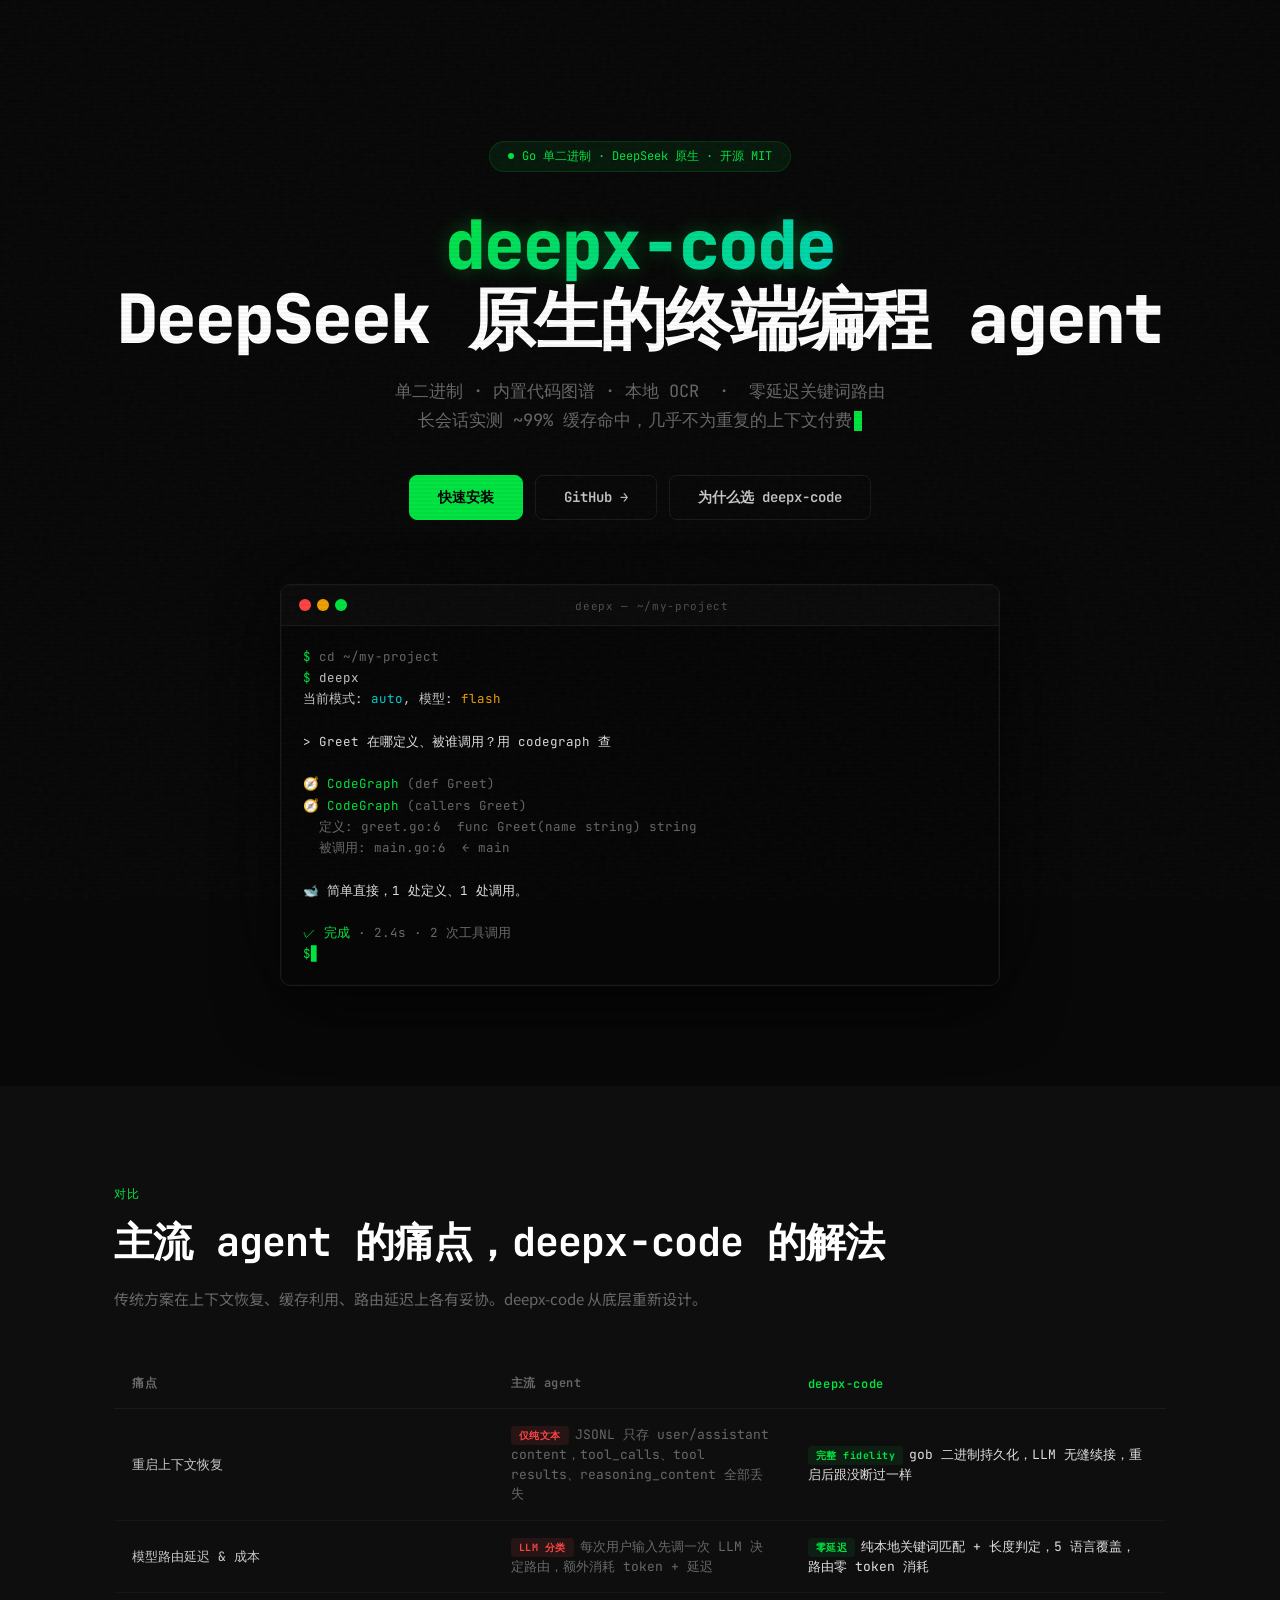
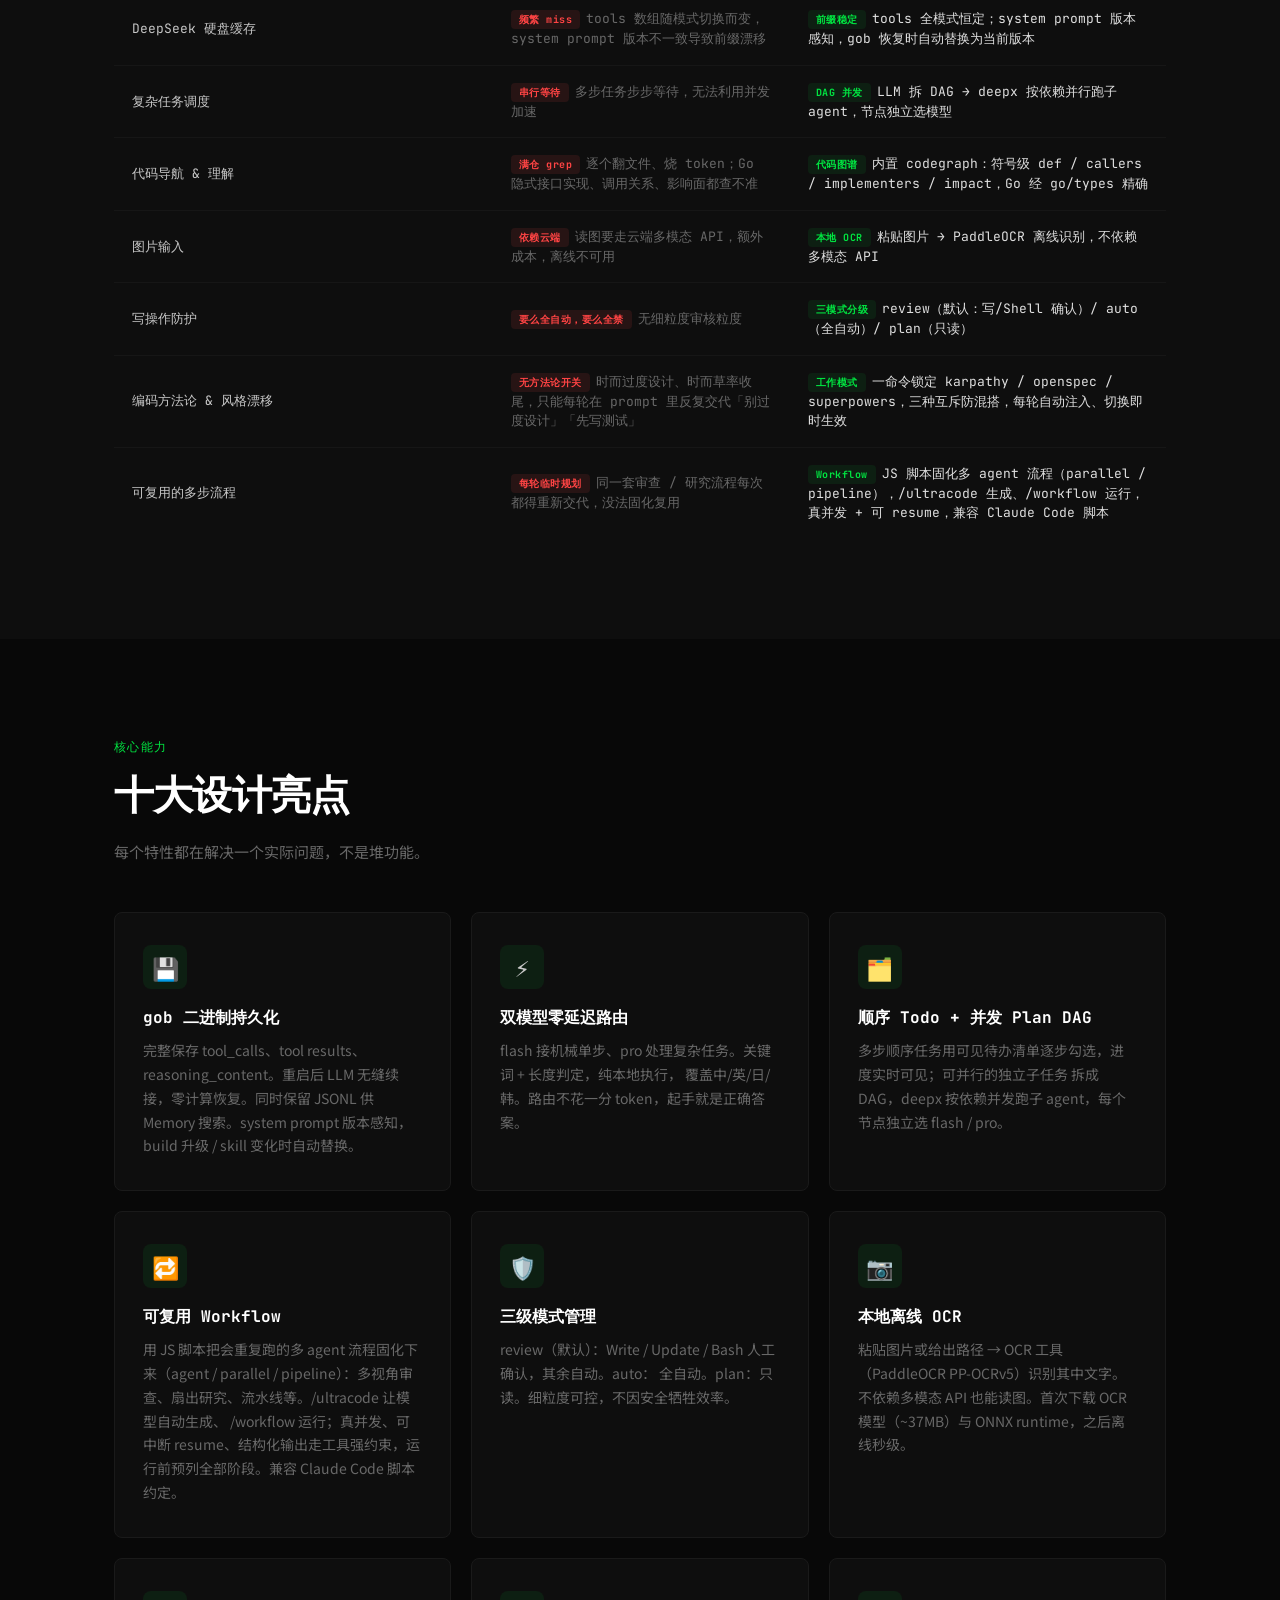
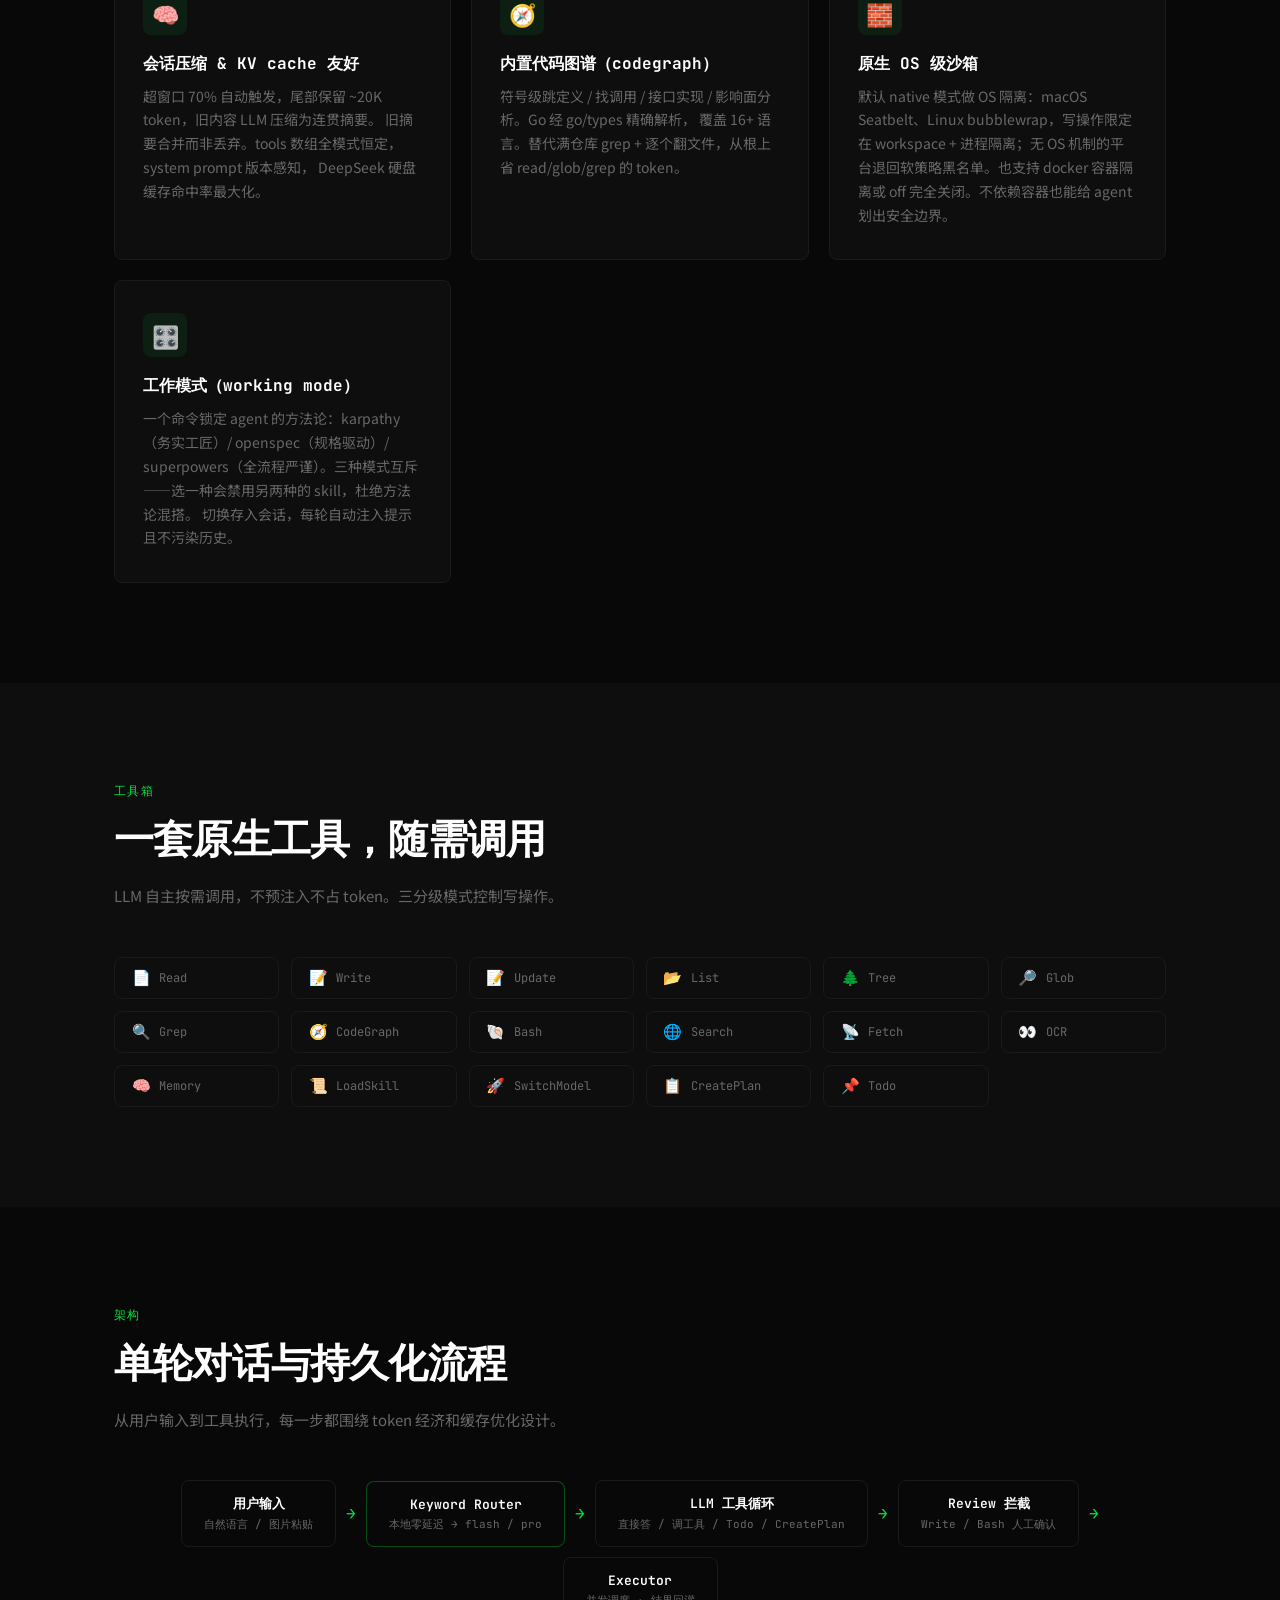
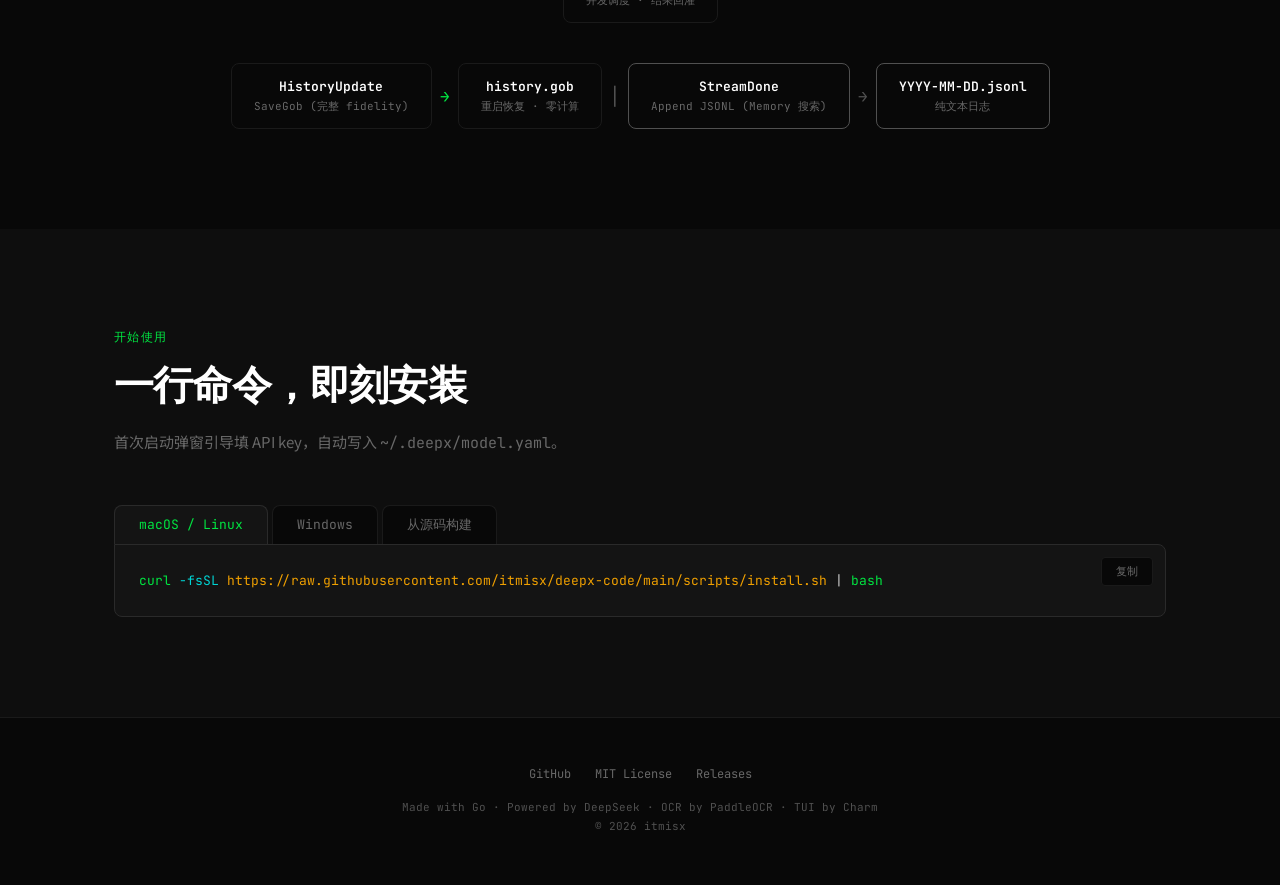
<file: index.html>
<!doctype html>
<html lang="zh-CN">
  <head>
    <meta charset="UTF-8" />
    <meta name="viewport" content="width=device-width, initial-scale=1.0" />
    <title>deepx-code — DeepSeek 原生的终端编程 agent</title>
    <meta
      name="description"
      content="deepx-code 是 Go 写的 DeepSeek 原生终端编码 agent：单二进制、长会话 ~99% 缓存命中省钱、内置代码图谱与本地离线 OCR。"
    />
    <link rel="preconnect" href="https://fonts.googleapis.com" />
    <link rel="preconnect" href="https://fonts.gstatic.com" crossorigin />
    <link
      href="https://fonts.googleapis.com/css2?family=JetBrains+Mono:ital,wght@0,400;0,500;0,600;0,700;0,800;1,400&family=Noto+Sans+SC:wght@400;500;600;700&display=swap"
      rel="stylesheet"
    />
    <style>
      /* ── Reset & Vars ── */
      *,
      *::before,
      *::after {
        box-sizing: border-box;
        margin: 0;
        padding: 0;
      }
      :root {
        --bg: #080808;
        --bg-card: #0e0e0e;
        --bg-elevated: #141414;
        --fg: #c8c8c8;
        --fg-dim: #686868;
        --fg-muted: #505050;
        --green: #00e541;
        --green-dim: #00b832;
        --green-subtle: rgba(0, 229, 65, 0.08);
        --amber: #f0a000;
        --red: #ff4444;
        --cyan: #00d4d4;
        --blue: #4080ff;
        --border: #1a1a1a;
        --border-hover: #2a2a2a;
        --font-mono: "JetBrains Mono", monospace;
        --font-sans: "Noto Sans SC", system-ui, sans-serif;
        --max-w: 1100px;
        --radius: 8px;
      }
      html {
        scroll-behavior: smooth;
        background: var(--bg);
        color: var(--fg);
        font-family: var(--font-sans);
        -webkit-font-smoothing: antialiased;
      }
      body {
        min-height: 100vh;
        overflow-x: hidden;
      }

      /* ── CRT Overlay ── */
      body::before {
        content: "";
        position: fixed;
        inset: 0;
        z-index: 9999;
        pointer-events: none;
        opacity: 0.025;
        background-image: url("data:image/svg+xml,%3Csvg viewBox='0 0 256 256' xmlns='http://www.w3.org/2000/svg'%3E%3Cfilter id='n'%3E%3CfeTurbulence type='fractalNoise' baseFrequency='.7' numOctaves='5' stitchTiles='stitch'/%3E%3C/filter%3E%3Crect width='100%25' height='100%25' filter='url(%23n)'/%3E%3C/svg%3E");
      }

      /* ── Scanlines ── */
      .scanlines {
        position: fixed;
        inset: 0;
        z-index: 9998;
        pointer-events: none;
        background: repeating-linear-gradient(
          0deg,
          transparent,
          transparent 2px,
          rgba(0, 0, 0, 0.04) 2px,
          rgba(0, 0, 0, 0.04) 4px
        );
      }

      /* ── Layout ── */
      .container {
        max-width: var(--max-w);
        margin: 0 auto;
        padding: 0 24px;
      }
      section {
        padding: 100px 0;
        position: relative;
      }
      .section-label {
        font-family: var(--font-mono);
        font-size: 12px;
        font-weight: 500;
        color: var(--green);
        letter-spacing: 0.12em;
        text-transform: uppercase;
        margin-bottom: 12px;
        display: block;
      }
      h2 {
        font-family: var(--font-mono);
        font-size: clamp(28px, 4vw, 40px);
        font-weight: 700;
        letter-spacing: -0.02em;
        margin-bottom: 16px;
        color: #fff;
      }
      .section-sub {
        color: var(--fg-dim);
        font-size: 15px;
        line-height: 1.7;
        max-width: 600px;
        margin-bottom: 48px;
      }
      .grid-bg {
        position: absolute;
        inset: 0;
        overflow: hidden;
        pointer-events: none;
        z-index: 0;
        opacity: 0.03;
        background-image:
          linear-gradient(rgba(255, 255, 255, 0.04) 1px, transparent 1px),
          linear-gradient(90deg, rgba(255, 255, 255, 0.04) 1px, transparent 1px);
        background-size: 60px 60px;
      }

      /* ── Typography ── */
      h1, h2, h3, .mono {
        font-family: var(--font-mono);
      }
      p {
        line-height: 1.75;
        color: var(--fg-dim);
        font-size: 15px;
      }

      /* ── Buttons ── */
      .btn {
        display: inline-flex;
        align-items: center;
        gap: 8px;
        padding: 12px 28px;
        border-radius: var(--radius);
        font-family: var(--font-mono);
        font-size: 14px;
        font-weight: 600;
        text-decoration: none;
        cursor: pointer;
        transition: all 0.2s;
        border: 1px solid transparent;
      }
      .btn-primary {
        background: var(--green);
        color: #000;
        border-color: var(--green);
      }
      .btn-primary:hover {
        background: var(--green-dim);
        border-color: var(--green-dim);
      }
      .btn-ghost {
        background: transparent;
        color: var(--fg);
        border-color: var(--border);
      }
      .btn-ghost:hover {
        background: var(--bg-elevated);
        border-color: var(--border-hover);
      }

      /* ── Hero ── */
      .hero {
        padding: 140px 0 100px;
        text-align: center;
        position: relative;
        overflow: hidden;
        min-height: 100vh;
        display: flex;
        align-items: center;
      }
      .hero .grid-bg {
        opacity: 0.05;
        background-size: 80px 80px;
      }
      .hero-badge {
        display: inline-flex;
        align-items: center;
        gap: 8px;
        background: var(--green-subtle);
        border: 1px solid rgba(0, 229, 65, 0.15);
        border-radius: 100px;
        padding: 6px 18px;
        font-family: var(--font-mono);
        font-size: 12px;
        color: var(--green);
        margin-bottom: 36px;
      }
      .hero-badge .dot {
        width: 6px;
        height: 6px;
        background: var(--green);
        border-radius: 50%;
        animation: pulse-dot 2s infinite;
      }
      @keyframes pulse-dot {
        0%, 100% { opacity: 1; }
        50% { opacity: 0.3; }
      }
      .hero h1 {
        font-size: clamp(36px, 6.5vw, 68px);
        font-weight: 800;
        letter-spacing: -0.03em;
        color: #fff;
        line-height: 1.1;
        margin-bottom: 20px;
      }
      .hero h1 .accent {
        background: linear-gradient(135deg, var(--green), var(--cyan));
        -webkit-background-clip: text;
        -webkit-text-fill-color: transparent;
        background-clip: text;
      }
      .hero .tagline {
        font-family: var(--font-mono);
        font-size: clamp(14px, 1.8vw, 17px);
        color: var(--fg-dim);
        max-width: 640px;
        margin: 0 auto 40px;
        line-height: 1.7;
      }
      .hero .tagline .cursor {
        display: inline-block;
        width: 8px;
        height: 1.2em;
        background: var(--green);
        vertical-align: text-bottom;
        margin-left: 2px;
        animation: blink 1s step-end infinite;
      }
      @keyframes blink {
        0%, 100% { opacity: 1; }
        50% { opacity: 0; }
      }
      .hero-actions {
        display: flex;
        gap: 12px;
        justify-content: center;
        flex-wrap: wrap;
        margin-bottom: 64px;
      }

      /* ── Terminal ── */
      .term-wrap {
        max-width: 720px;
        margin: 0 auto;
        position: relative;
        z-index: 1;
      }
      .term {
        background: #060606;
        border: 1px solid var(--border);
        border-radius: 10px;
        overflow: hidden;
        text-align: left;
        box-shadow:
          0 20px 60px rgba(0, 0, 0, 0.6),
          0 0 0 1px rgba(255, 255, 255, 0.02) inset,
          0 0 100px rgba(0, 229, 65, 0.02);
      }
      .term-bar {
        display: flex;
        align-items: center;
        gap: 6px;
        padding: 14px 18px;
        background: rgba(255, 255, 255, 0.02);
        border-bottom: 1px solid var(--border);
      }
      .term-bar span {
        width: 12px;
        height: 12px;
        border-radius: 50%;
      }
      .term-bar .t-red { background: var(--red); }
      .term-bar .t-amber { background: var(--amber); }
      .term-bar .t-green { background: var(--green); }
      .term-bar .t-title {
        flex: 1;
        text-align: center;
        font-family: var(--font-mono);
        font-size: 11px;
        color: var(--fg-muted);
        letter-spacing: 0.06em;
        margin-right: 30px;
      }
      .term-body {
        padding: 20px 22px;
        font-family: var(--font-mono);
        font-size: 12.5px;
        line-height: 1.7;
        overflow-x: auto;
      }
      .term-body .l {
        white-space: pre;
        min-height: 1em;
      }
      .term-body .l .prompt { color: var(--green); }
      .term-body .l .dim { color: var(--fg-dim); }
      .term-body .l .muted { color: var(--fg-muted); }
      .term-body .l .cyan { color: var(--cyan); }
      .term-body .l .amber { color: var(--amber); }
      .term-body .l .red { color: var(--red); }
      .term-body .l .green { color: var(--green); }
      .term-body .l .white { color: #e0e0e0; }
      .cursor-line::after {
        content: "▊";
        display: inline-block;
        animation: blink 1s step-end infinite;
        color: var(--green);
      }

      /* ── Pain Points (对比) ── */
      .pain-section {
        background: var(--bg-card);
      }
      .pain-table {
        width: 100%;
        border-collapse: separate;
        border-spacing: 0;
        font-family: var(--font-mono);
        font-size: 13px;
        position: relative;
        z-index: 1;
      }
      .pain-table th {
        text-align: left;
        padding: 16px 18px;
        font-weight: 600;
        color: #fff;
        border-bottom: 1px solid var(--border);
        font-size: 12px;
        letter-spacing: 0.05em;
      }
      .pain-table th:first-child {
        width: 36%;
        color: var(--fg-dim);
      }
      .pain-table th:nth-child(2) {
        color: var(--fg-dim);
      }
      .pain-table th:last-child {
        color: var(--green);
      }
      .pain-table td {
        padding: 16px 18px;
        border-bottom: 1px solid rgba(255, 255, 255, 0.03);
        line-height: 1.5;
      }
      .pain-table tr:last-child td {
        border-bottom: none;
      }
      .pain-table .vs-old {
        color: var(--fg-dim);
      }
      .pain-table .vs-new {
        color: #e0e0e0;
      }
      .pain-table .vs-badge {
        display: inline-block;
        font-size: 10px;
        font-weight: 700;
        padding: 2px 8px;
        border-radius: 4px;
        letter-spacing: 0.05em;
        margin-right: 6px;
      }
      .vs-badge-old {
        background: rgba(255, 68, 68, 0.1);
        color: var(--red);
      }
      .vs-badge-new {
        background: var(--green-subtle);
        color: var(--green);
      }

      /* ── Features Grid ── */
      .features-grid {
        display: grid;
        grid-template-columns: repeat(auto-fit, minmax(300px, 1fr));
        gap: 20px;
        position: relative;
        z-index: 1;
      }
      .feat-card {
        background: var(--bg-card);
        border: 1px solid var(--border);
        border-radius: var(--radius);
        padding: 32px 28px;
        transition: border-color 0.3s, transform 0.3s, box-shadow 0.3s;
        position: relative;
        overflow: hidden;
      }
      .feat-card:hover {
        border-color: var(--border-hover);
        transform: translateY(-3px);
        box-shadow: 0 8px 30px rgba(0, 0, 0, 0.3);
      }
      .feat-card::after {
        content: "";
        position: absolute;
        top: 0;
        left: 0;
        right: 0;
        height: 1px;
        background: linear-gradient(90deg, transparent, rgba(0, 229, 65, 0.3), transparent);
        opacity: 0;
        transition: opacity 0.3s;
      }
      .feat-card:hover::after {
        opacity: 1;
      }
      .feat-icon {
        width: 44px;
        height: 44px;
        display: flex;
        align-items: center;
        justify-content: center;
        background: var(--green-subtle);
        border-radius: var(--radius);
        font-size: 22px;
        margin-bottom: 18px;
      }
      .feat-card h3 {
        font-size: 16px;
        font-weight: 700;
        color: #fff;
        margin-bottom: 10px;
      }
      .feat-card p {
        font-size: 14px;
        line-height: 1.7;
        color: var(--fg-dim);
      }

      /* ── Tools Grid ── */
      .tools-grid {
        display: grid;
        grid-template-columns: repeat(auto-fill, minmax(160px, 1fr));
        gap: 12px;
        position: relative;
        z-index: 1;
      }
      .tool-chip {
        font-family: var(--font-mono);
        font-size: 12px;
        padding: 10px 16px;
        border: 1px solid var(--border);
        border-radius: var(--radius);
        background: var(--bg-card);
        color: var(--fg-dim);
        display: flex;
        align-items: center;
        gap: 8px;
        transition: border-color 0.2s, color 0.2s, background 0.2s;
      }
      .tool-chip:hover {
        border-color: var(--green);
        color: #e0e0e0;
        background: var(--green-subtle);
      }
      .tool-chip .chip-icon {
        font-size: 15px;
        width: 20px;
        text-align: center;
      }
      .tool-chip .chip-modes {
        margin-left: auto;
        font-size: 9px;
        color: var(--fg-muted);
        letter-spacing: 0.05em;
      }

      /* ── Architecture Flow ── */
      .arch-flow {
        display: flex;
        align-items: center;
        justify-content: center;
        flex-wrap: wrap;
        gap: 10px;
        position: relative;
        z-index: 1;
        font-family: var(--font-mono);
        font-size: 12px;
      }
      .arch-node {
        padding: 14px 22px;
        border: 1px solid var(--border);
        border-radius: var(--radius);
        background: var(--bg);
        text-align: center;
        white-space: nowrap;
        transition: border-color 0.3s;
      }
      .arch-node:hover {
        border-color: var(--green);
      }
      .arch-node .n-title {
        color: #fff;
        font-weight: 600;
        font-size: 13px;
        margin-bottom: 4px;
      }
      .arch-node .n-sub {
        color: var(--fg-dim);
        font-size: 11px;
      }
      .arch-arrow {
        color: var(--green);
        font-size: 16px;
        font-weight: 600;
      }

      /* ── Install ── */
      .install-tabs {
        display: flex;
        gap: 4px;
        margin-bottom: 0;
        flex-wrap: wrap;
        position: relative;
        z-index: 1;
      }
      .install-tab {
        padding: 10px 24px;
        font-family: var(--font-mono);
        font-size: 13px;
        cursor: pointer;
        border: 1px solid var(--border);
        border-bottom: none;
        border-radius: 8px 8px 0 0;
        background: var(--bg);
        color: var(--fg-dim);
        transition: all 0.2s;
      }
      .install-tab.active {
        background: var(--bg-elevated);
        color: var(--green);
        border-color: var(--border-hover) var(--border-hover) var(--bg-elevated);
      }
      .install-tab:hover:not(.active) {
        color: var(--fg);
      }
      .code-block {
        background: var(--bg-elevated);
        border: 1px solid var(--border-hover);
        border-radius: 0 8px 8px 8px;
        padding: 24px;
        font-family: var(--font-mono);
        font-size: 13px;
        line-height: 1.8;
        position: relative;
        overflow-x: auto;
        display: none;
        z-index: 1;
      }
      .code-block.active {
        display: block;
      }
      .code-block .c1 { color: var(--green); }
      .code-block .c2 { color: var(--cyan); }
      .code-block .c3 { color: var(--amber); }
      .code-block .comment { color: var(--fg-muted); }
      .copy-btn {
        position: absolute;
        top: 12px;
        right: 12px;
        padding: 6px 14px;
        font-family: var(--font-mono);
        font-size: 11px;
        background: var(--bg);
        border: 1px solid var(--border);
        color: var(--fg-dim);
        border-radius: 4px;
        cursor: pointer;
        transition: all 0.2s;
      }
      .copy-btn:hover {
        color: var(--green);
        border-color: var(--green);
      }

      /* ── Footer ── */
      footer {
        border-top: 1px solid var(--border);
        padding: 48px 0;
        text-align: center;
        font-family: var(--font-mono);
        font-size: 12px;
        color: var(--fg-muted);
      }
      footer a {
        color: var(--fg-dim);
        text-decoration: none;
        transition: color 0.2s;
      }
      footer a:hover {
        color: var(--green);
      }
      footer .footer-links {
        display: flex;
        gap: 24px;
        justify-content: center;
        flex-wrap: wrap;
        margin-bottom: 16px;
      }
      footer .footer-credit {
        font-size: 11px;
        color: var(--fg-muted);
      }

      /* ── Reveal ── */
      .reveal {
        opacity: 0;
        transform: translateY(30px);
        transition: opacity 0.6s ease, transform 0.6s ease;
      }
      .reveal.visible {
        opacity: 1;
        transform: translateY(0);
      }
      .reveal-d1 { transition-delay: 0.08s; }
      .reveal-d2 { transition-delay: 0.16s; }
      .reveal-d3 { transition-delay: 0.24s; }
      .reveal-d4 { transition-delay: 0.32s; }
      .reveal-d5 { transition-delay: 0.40s; }
      .reveal-d6 { transition-delay: 0.48s; }
      .reveal-d7 { transition-delay: 0.56s; }
      .reveal-d8 { transition-delay: 0.64s; }
      .reveal-d9 { transition-delay: 0.72s; }

      /* ── Responsive ── */
      @media (max-width: 768px) {
        section { padding: 60px 0; }
        .hero { padding: 100px 0 60px; min-height: auto; }
        .hero h1 { font-size: 32px; }
        .term-body { font-size: 11px; padding: 16px; }
        .arch-flow { flex-direction: column; gap: 6px; }
        .arch-arrow { transform: rotate(90deg); }
        .features-grid { grid-template-columns: 1fr; }
        .pain-table th, .pain-table td { padding: 12px 14px; font-size: 12px; }
        .pain-table th:first-child { width: auto; }
        .pain-table { font-size: 11px; }
        .tools-grid { grid-template-columns: repeat(auto-fill, minmax(140px, 1fr)); }
      }

      /* ── Section alt bg ── */
      .bg-alt { background: var(--bg-card); }

      /* ── Glow ── */
      .glow-green {
        text-shadow: 0 0 20px rgba(0, 229, 65, 0.3);
      }
    </style>
  </head>
  <body>
    <div class="scanlines"></div>

    <!-- ═══════════════════ HERO ═══════════════════ -->
    <section class="hero">
      <div class="grid-bg"></div>
      <div class="container">
        <div class="hero-badge reveal">
          <span class="dot"></span> Go 单二进制 · DeepSeek 原生 · 开源 MIT
        </div>
        <h1 class="reveal reveal-d1">
          <span class="accent glow-green">deepx-code</span><br />
          DeepSeek 原生的终端编程 agent
        </h1>
        <p class="tagline reveal reveal-d2">
          单二进制 · 内置代码图谱 · 本地 OCR&nbsp;&nbsp;·&nbsp;&nbsp;零延迟关键词路由<br />
          长会话实测 ~99% 缓存命中，几乎不为重复的上下文付费<span class="cursor"></span>
        </p>
        <div class="hero-actions reveal reveal-d3">
          <a href="#install" class="btn btn-primary">快速安装</a>
          <a href="https://github.com/itmisx/deepx-code" class="btn btn-ghost" target="_blank">GitHub →</a>
          <a href="#compare" class="btn btn-ghost">为什么选 deepx-code</a>
        </div>

        <!-- Terminal Mockup -->
        <div class="term-wrap reveal reveal-d4">
          <div class="term">
            <div class="term-bar">
              <span class="t-red"></span><span class="t-amber"></span><span class="t-green"></span>
              <span class="t-title">deepx — ~/my-project</span>
            </div>
            <div class="term-body">
              <div class="l"><span class="prompt">$</span> <span class="dim">cd ~/my-project</span></div>
              <div class="l"><span class="prompt">$</span> deepx</div>
              <div class="l">当前模式: <span class="cyan">auto</span>, 模型: <span class="amber">flash</span></div>
              <div class="l">&nbsp;</div>
              <div class="l"><span class="white">&gt; Greet 在哪定义、被谁调用？用 codegraph 查</span></div>
              <div class="l">&nbsp;</div>
              <div class="l"><span class="green">🧭 CodeGraph</span> <span class="dim">(def Greet)</span></div>
              <div class="l"><span class="green">🧭 CodeGraph</span> <span class="dim">(callers Greet)</span></div>
              <div class="l"><span class="dim">  定义: greet.go:6  func Greet(name string) string</span></div>
              <div class="l"><span class="dim">  被调用: main.go:6  ← main</span></div>
              <div class="l">&nbsp;</div>
              <div class="l"><span class="white">🐋 简单直接，1 处定义、1 处调用。</span></div>
              <div class="l">&nbsp;</div>
              <div class="l"><span class="green">✓ 完成</span> <span class="dim">· 2.4s · 2 次工具调用</span></div>
              <div class="l cursor-line"><span class="prompt">$</span></div>
            </div>
          </div>
        </div>
      </div>
    </section>

    <!-- ═══════════════════ PAIN POINTS ═══════════════════ -->
    <section class="bg-alt" id="compare">
      <div class="grid-bg"></div>
      <div class="container">
        <span class="section-label reveal">对比</span>
        <h2 class="reveal reveal-d1">主流 agent 的痛点，deepx-code 的解法</h2>
        <p class="section-sub reveal reveal-d2">
          传统方案在上下文恢复、缓存利用、路由延迟上各有妥协。deepx-code 从底层重新设计。
        </p>
        <table class="pain-table reveal reveal-d3">
          <thead>
            <tr>
              <th>痛点</th>
              <th>主流 agent</th>
              <th>deepx-code</th>
            </tr>
          </thead>
          <tbody>
            <tr>
              <td>重启上下文恢复</td>
              <td class="vs-old"><span class="vs-badge vs-badge-old">仅纯文本</span>JSONL 只存 user/assistant content，tool_calls、tool results、reasoning_content 全部丢失</td>
              <td class="vs-new"><span class="vs-badge vs-badge-new">完整 fidelity</span>gob 二进制持久化，LLM 无缝续接，重启后跟没断过一样</td>
            </tr>
            <tr>
              <td>模型路由延迟 &amp; 成本</td>
              <td class="vs-old"><span class="vs-badge vs-badge-old">LLM 分类</span>每次用户输入先调一次 LLM 决定路由，额外消耗 token + 延迟</td>
              <td class="vs-new"><span class="vs-badge vs-badge-new">零延迟</span>纯本地关键词匹配 + 长度判定，5 语言覆盖，路由零 token 消耗</td>
            </tr>
            <tr>
              <td>DeepSeek 硬盘缓存</td>
              <td class="vs-old"><span class="vs-badge vs-badge-old">频繁 miss</span>tools 数组随模式切换而变，system prompt 版本不一致导致前缀漂移</td>
              <td class="vs-new"><span class="vs-badge vs-badge-new">前缀稳定</span>tools 全模式恒定；system prompt 版本感知，gob 恢复时自动替换为当前版本</td>
            </tr>
            <tr>
              <td>复杂任务调度</td>
              <td class="vs-old"><span class="vs-badge vs-badge-old">串行等待</span>多步任务步步等待，无法利用并发加速</td>
              <td class="vs-new"><span class="vs-badge vs-badge-new">DAG 并发</span>LLM 拆 DAG → deepx 按依赖并行跑子 agent，节点独立选模型</td>
            </tr>
            <tr>
              <td>代码导航 &amp; 理解</td>
              <td class="vs-old"><span class="vs-badge vs-badge-old">满仓 grep</span>逐个翻文件、烧 token；Go 隐式接口实现、调用关系、影响面都查不准</td>
              <td class="vs-new"><span class="vs-badge vs-badge-new">代码图谱</span>内置 codegraph：符号级 def / callers / implementers / impact，Go 经 go/types 精确</td>
            </tr>
            <tr>
              <td>图片输入</td>
              <td class="vs-old"><span class="vs-badge vs-badge-old">依赖云端</span>读图要走云端多模态 API，额外成本，离线不可用</td>
              <td class="vs-new"><span class="vs-badge vs-badge-new">本地 OCR</span>粘贴图片 → PaddleOCR 离线识别，不依赖多模态 API</td>
            </tr>
            <tr>
              <td>写操作防护</td>
              <td class="vs-old"><span class="vs-badge vs-badge-old">要么全自动，要么全禁</span>无细粒度审核粒度</td>
              <td class="vs-new"><span class="vs-badge vs-badge-new">三模式分级</span>review（默认：写/Shell 确认）/ auto（全自动）/ plan（只读）</td>
            </tr>
            <tr>
              <td>编码方法论 &amp; 风格漂移</td>
              <td class="vs-old"><span class="vs-badge vs-badge-old">无方法论开关</span>时而过度设计、时而草率收尾，只能每轮在 prompt 里反复交代「别过度设计」「先写测试」</td>
              <td class="vs-new"><span class="vs-badge vs-badge-new">工作模式</span>一命令锁定 karpathy / openspec / superpowers，三种互斥防混搭，每轮自动注入、切换即时生效</td>
            </tr>
            <tr>
              <td>可复用的多步流程</td>
              <td class="vs-old"><span class="vs-badge vs-badge-old">每轮临时规划</span>同一套审查 / 研究流程每次都得重新交代，没法固化复用</td>
              <td class="vs-new"><span class="vs-badge vs-badge-new">Workflow</span>JS 脚本固化多 agent 流程（parallel / pipeline），/ultracode 生成、/workflow 运行，真并发 + 可 resume，兼容 Claude Code 脚本</td>
            </tr>
          </tbody>
        </table>
      </div>
    </section>

    <!-- ═══════════════════ FEATURES ═══════════════════ -->
    <section>
      <div class="container">
        <span class="section-label reveal">核心能力</span>
        <h2 class="reveal reveal-d1">十大设计亮点</h2>
        <p class="section-sub reveal reveal-d2">
          每个特性都在解决一个实际问题，不是堆功能。
        </p>
        <div class="features-grid">
          <div class="feat-card reveal reveal-d1">
            <div class="feat-icon">💾</div>
            <h3>gob 二进制持久化</h3>
            <p>
              完整保存 tool_calls、tool results、reasoning_content。重启后 LLM
              无缝续接，零计算恢复。同时保留 JSONL 供 Memory 搜索。system prompt
              版本感知，build 升级 / skill 变化时自动替换。
            </p>
          </div>
          <div class="feat-card reveal reveal-d2">
            <div class="feat-icon">⚡</div>
            <h3>双模型零延迟路由</h3>
            <p>
              flash 接机械单步、pro 处理复杂任务。关键词 + 长度判定，纯本地执行，
              覆盖中/英/日/韩。路由不花一分 token，起手就是正确答案。
            </p>
          </div>
          <div class="feat-card reveal reveal-d3">
            <div class="feat-icon">🗂️</div>
            <h3>顺序 Todo + 并发 Plan DAG</h3>
            <p>
              多步顺序任务用可见待办清单逐步勾选，进度实时可见；可并行的独立子任务
              拆成 DAG，deepx 按依赖并发跑子 agent，每个节点独立选 flash / pro。
            </p>
          </div>
          <div class="feat-card reveal reveal-d4">
            <div class="feat-icon">🔁</div>
            <h3>可复用 Workflow</h3>
            <p>
              用 JS 脚本把会重复跑的多 agent 流程固化下来（agent / parallel /
              pipeline）：多视角审查、扇出研究、流水线等。/ultracode 让模型自动生成、
              /workflow 运行；真并发、可中断 resume、结构化输出走工具强约束，运行前预列全部阶段。兼容
              Claude Code 脚本约定。
            </p>
          </div>
          <div class="feat-card reveal reveal-d4">
            <div class="feat-icon">🛡️</div>
            <h3>三级模式管理</h3>
            <p>
              review（默认）：Write / Update / Bash 人工确认，其余自动。auto：
              全自动。plan：只读。细粒度可控，不因安全牺牲效率。
            </p>
          </div>
          <div class="feat-card reveal reveal-d5">
            <div class="feat-icon">📷</div>
            <h3>本地离线 OCR</h3>
            <p>
              粘贴图片或给出路径 → OCR 工具（PaddleOCR PP-OCRv5）识别其中文字。
              不依赖多模态 API 也能读图。首次下载 OCR 模型（~37MB）与 ONNX runtime，之后离线秒级。
            </p>
          </div>
          <div class="feat-card reveal reveal-d6">
            <div class="feat-icon">🧠</div>
            <h3>会话压缩 &amp; KV cache 友好</h3>
            <p>
              超窗口 70% 自动触发，尾部保留 ~20K token，旧内容 LLM 压缩为连贯摘要。
              旧摘要合并而非丢弃。tools 数组全模式恒定，system prompt 版本感知，
              DeepSeek 硬盘缓存命中率最大化。
            </p>
          </div>
          <div class="feat-card reveal reveal-d7">
            <div class="feat-icon">🧭</div>
            <h3>内置代码图谱（codegraph）</h3>
            <p>
              符号级跳定义 / 找调用 / 接口实现 / 影响面分析。Go 经 go/types 精确解析，
              覆盖 16+ 语言。替代满仓库 grep + 逐个翻文件，从根上省 read/glob/grep 的 token。
            </p>
          </div>
          <div class="feat-card reveal reveal-d8">
            <div class="feat-icon">🧱</div>
            <h3>原生 OS 级沙箱</h3>
            <p>
              默认 native 模式做 OS 隔离：macOS Seatbelt、Linux bubblewrap，写操作限定在
              workspace + 进程隔离；无 OS 机制的平台退回软策略黑名单。也支持 docker 容器隔离或
              off 完全关闭。不依赖容器也能给 agent 划出安全边界。
            </p>
          </div>
          <div class="feat-card reveal reveal-d9">
            <div class="feat-icon">🎛️</div>
            <h3>工作模式（working mode）</h3>
            <p>
              一个命令锁定 agent 的方法论：karpathy（务实工匠）/ openspec（规格驱动）/
              superpowers（全流程严谨）。三种模式互斥——选一种会禁用另两种的 skill，杜绝方法论混搭。
              切换存入会话，每轮自动注入提示且不污染历史。
            </p>
          </div>
        </div>
      </div>
    </section>

    <!-- ═══════════════════ TOOLS ═══════════════════ -->
    <section class="bg-alt">
      <div class="grid-bg"></div>
      <div class="container">
        <span class="section-label reveal">工具箱</span>
        <h2 class="reveal reveal-d1">一套原生工具，随需调用</h2>
        <p class="section-sub reveal reveal-d2">
          LLM 自主按需调用，不预注入不占 token。三分级模式控制写操作。
        </p>
        <div class="tools-grid">
          <div class="tool-chip reveal reveal-d1"><span class="chip-icon">📄</span> Read</div>
          <div class="tool-chip reveal reveal-d2"><span class="chip-icon">📝</span> Write</div>
          <div class="tool-chip reveal reveal-d1"><span class="chip-icon">📝</span> Update</div>
          <div class="tool-chip reveal reveal-d2"><span class="chip-icon">📂</span> List</div>
          <div class="tool-chip reveal reveal-d1"><span class="chip-icon">🌲</span> Tree</div>
          <div class="tool-chip reveal reveal-d2"><span class="chip-icon">🔎</span> Glob</div>
          <div class="tool-chip reveal reveal-d1"><span class="chip-icon">🔍</span> Grep</div>
          <div class="tool-chip reveal reveal-d2"><span class="chip-icon">🧭</span> CodeGraph</div>
          <div class="tool-chip reveal reveal-d1"><span class="chip-icon">🐚</span> Bash</div>
          <div class="tool-chip reveal reveal-d1"><span class="chip-icon">🌐</span> Search</div>
          <div class="tool-chip reveal reveal-d2"><span class="chip-icon">📡</span> Fetch</div>
          <div class="tool-chip reveal reveal-d1"><span class="chip-icon">👀</span> OCR</div>
          <div class="tool-chip reveal reveal-d2"><span class="chip-icon">🧠</span> Memory</div>
          <div class="tool-chip reveal reveal-d1"><span class="chip-icon">📜</span> LoadSkill</div>
          <div class="tool-chip reveal reveal-d2"><span class="chip-icon">🚀</span> SwitchModel</div>
          <div class="tool-chip reveal reveal-d1"><span class="chip-icon">📋</span> CreatePlan</div>
          <div class="tool-chip reveal reveal-d2"><span class="chip-icon">📌</span> Todo</div>
        </div>
      </div>
    </section>

    <!-- ═══════════════════ ARCHITECTURE ═══════════════════ -->
    <section>
      <div class="grid-bg"></div>
      <div class="container">
        <span class="section-label reveal">架构</span>
        <h2 class="reveal reveal-d1">单轮对话与持久化流程</h2>
        <p class="section-sub reveal reveal-d2">
          从用户输入到工具执行，每一步都围绕 token 经济和缓存优化设计。
        </p>
        <div class="arch-flow reveal reveal-d3" style="margin-bottom: 40px;">
          <div class="arch-node">
            <div class="n-title">用户输入</div>
            <div class="n-sub">自然语言 / 图片粘贴</div>
          </div>
          <span class="arch-arrow">→</span>
          <div class="arch-node" style="border-color: rgba(0, 229, 65, 0.3);">
            <div class="n-title">Keyword Router</div>
            <div class="n-sub">本地零延迟 → flash / pro</div>
          </div>
          <span class="arch-arrow">→</span>
          <div class="arch-node">
            <div class="n-title">LLM 工具循环</div>
            <div class="n-sub">直接答 / 调工具 / Todo / CreatePlan</div>
          </div>
          <span class="arch-arrow">→</span>
          <div class="arch-node">
            <div class="n-title">Review 拦截</div>
            <div class="n-sub">Write / Bash 人工确认</div>
          </div>
          <span class="arch-arrow">→</span>
          <div class="arch-node">
            <div class="n-title">Executor</div>
            <div class="n-sub">并发调度 · 结果回灌</div>
          </div>
        </div>
        <div class="arch-flow reveal reveal-d4" style="gap: 8px;">
          <div class="arch-node">
            <div class="n-title">HistoryUpdate</div>
            <div class="n-sub">SaveGob (完整 fidelity)</div>
          </div>
          <span class="arch-arrow">→</span>
          <div class="arch-node">
            <div class="n-title">history.gob</div>
            <div class="n-sub">重启恢复 · 零计算</div>
          </div>
          <span class="arch-arrow" style="color: var(--fg-muted);">│</span>
          <div class="arch-node" style="border-color: var(--fg-muted);">
            <div class="n-title">StreamDone</div>
            <div class="n-sub">Append JSONL (Memory 搜索)</div>
          </div>
          <span class="arch-arrow" style="color: var(--fg-muted);">→</span>
          <div class="arch-node" style="border-color: var(--fg-muted);">
            <div class="n-title">YYYY-MM-DD.jsonl</div>
            <div class="n-sub">纯文本日志</div>
          </div>
        </div>
      </div>
    </section>

    <!-- ═══════════════════ INSTALL ═══════════════════ -->
    <section class="bg-alt" id="install">
      <div class="container">
        <span class="section-label reveal">开始使用</span>
        <h2 class="reveal reveal-d1">一行命令，即刻安装</h2>
        <p class="section-sub reveal reveal-d2">
          首次启动弹窗引导填 API key，自动写入 <span class="mono">~/.deepx/model.yaml</span>。
        </p>
        <div class="install-tabs reveal reveal-d3">
          <button class="install-tab active" data-tab="tab-mac">macOS / Linux</button>
          <button class="install-tab" data-tab="tab-win">Windows</button>
          <button class="install-tab" data-tab="tab-src">从源码构建</button>
        </div>
        <div class="code-block active reveal reveal-d4" id="tab-mac">
          <button class="copy-btn" data-copy="curl -fsSL https://raw.githubusercontent.com/itmisx/deepx-code/main/scripts/install.sh | bash">复制</button>
          <span class="c1">curl</span> <span class="c2">-fsSL</span>
          <span class="c3">https://raw.githubusercontent.com/itmisx/deepx-code/main/scripts/install.sh</span>
          | <span class="c1">bash</span>
        </div>
        <div class="code-block reveal reveal-d4" id="tab-win">
          <button class="copy-btn" data-copy="irm https://raw.githubusercontent.com/itmisx/deepx-code/main/scripts/install.ps1 | iex">复制</button>
          <span class="c1">irm</span>
          <span class="c3">https://raw.githubusercontent.com/itmisx/deepx-code/main/scripts/install.ps1</span>
          | <span class="c1">iex</span>
        </div>
        <div class="code-block reveal reveal-d4" id="tab-src">
          <button class="copy-btn" data-copy="git clone https://github.com/itmisx/deepx-code.git && cd deepx-code && go build .">复制</button>
          <span class="c1">git</span> clone <span class="c3">https://github.com/itmisx/deepx-code.git</span><br />
          <span class="c1">cd</span> deepx-code<br />
          <span class="c1">go</span> build . <span class="comment"># 需要 Go 1.25+</span>
        </div>
      </div>
    </section>

    <!-- ═══════════════════ FOOTER ═══════════════════ -->
    <footer>
      <div class="container">
        <div class="footer-links">
          <a href="https://github.com/itmisx/deepx-code" target="_blank">GitHub</a>
          <a href="https://github.com/itmisx/deepx-code/blob/main/LICENSE" target="_blank">MIT License</a>
          <a href="https://github.com/itmisx/deepx-code/releases" target="_blank">Releases</a>
        </div>
        <p class="footer-credit">
          Made with Go · Powered by DeepSeek · OCR by PaddleOCR · TUI by Charm<br />
          &copy; 2026 itmisx
        </p>
      </div>
    </footer>

    <script>
      // ── Tab switching ──
      document.querySelectorAll(".install-tab").forEach((tab) => {
        tab.addEventListener("click", () => {
          document.querySelectorAll(".install-tab").forEach((t) => t.classList.remove("active"));
          document.querySelectorAll(".code-block").forEach((b) => b.classList.remove("active"));
          tab.classList.add("active");
          document.getElementById(tab.dataset.tab).classList.add("active");
        });
      });

      // ── Copy button ──
      document.querySelectorAll(".copy-btn").forEach((btn) => {
        btn.addEventListener("click", () => {
          const text = btn.dataset.copy;
          navigator.clipboard.writeText(text).then(() => {
            const orig = btn.textContent;
            btn.textContent = "已复制!";
            btn.style.color = "var(--green)";
            btn.style.borderColor = "var(--green)";
            setTimeout(() => {
              btn.textContent = orig;
              btn.style.color = "";
              btn.style.borderColor = "";
            }, 1500);
          });
        });
      });

      // ── Scroll reveal ──
      const observer = new IntersectionObserver(
        (entries) => {
          entries.forEach((entry) => {
            if (entry.isIntersecting) {
              entry.target.classList.add("visible");
            }
          });
        },
        { threshold: 0.15, rootMargin: "0px 0px -40px 0px" },
      );
      document.querySelectorAll(".reveal").forEach((el) => observer.observe(el));
      // Trigger initial visible elements
      setTimeout(() => {
        document.querySelectorAll(".reveal").forEach((el) => {
          const rect = el.getBoundingClientRect();
          if (rect.top < window.innerHeight) el.classList.add("visible");
        });
      }, 100);
    </script>
  </body>
</html>
</file>
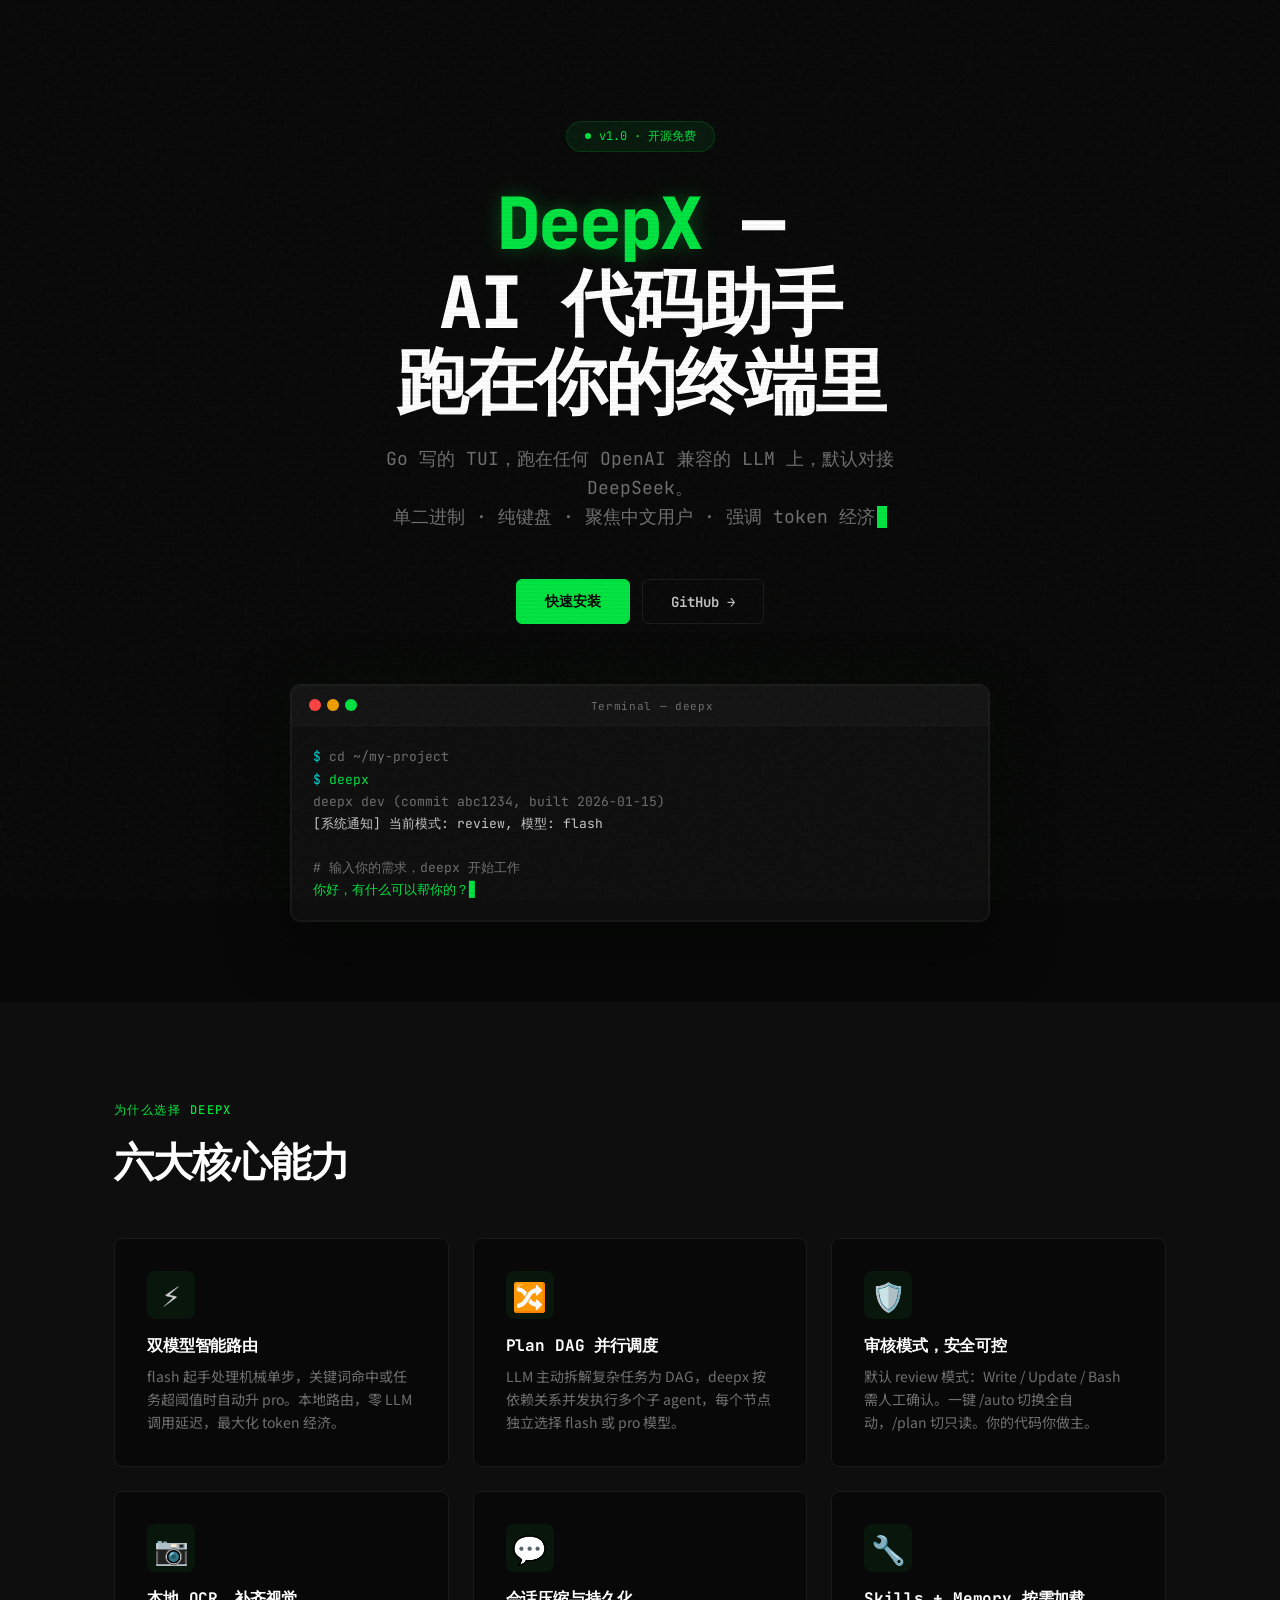
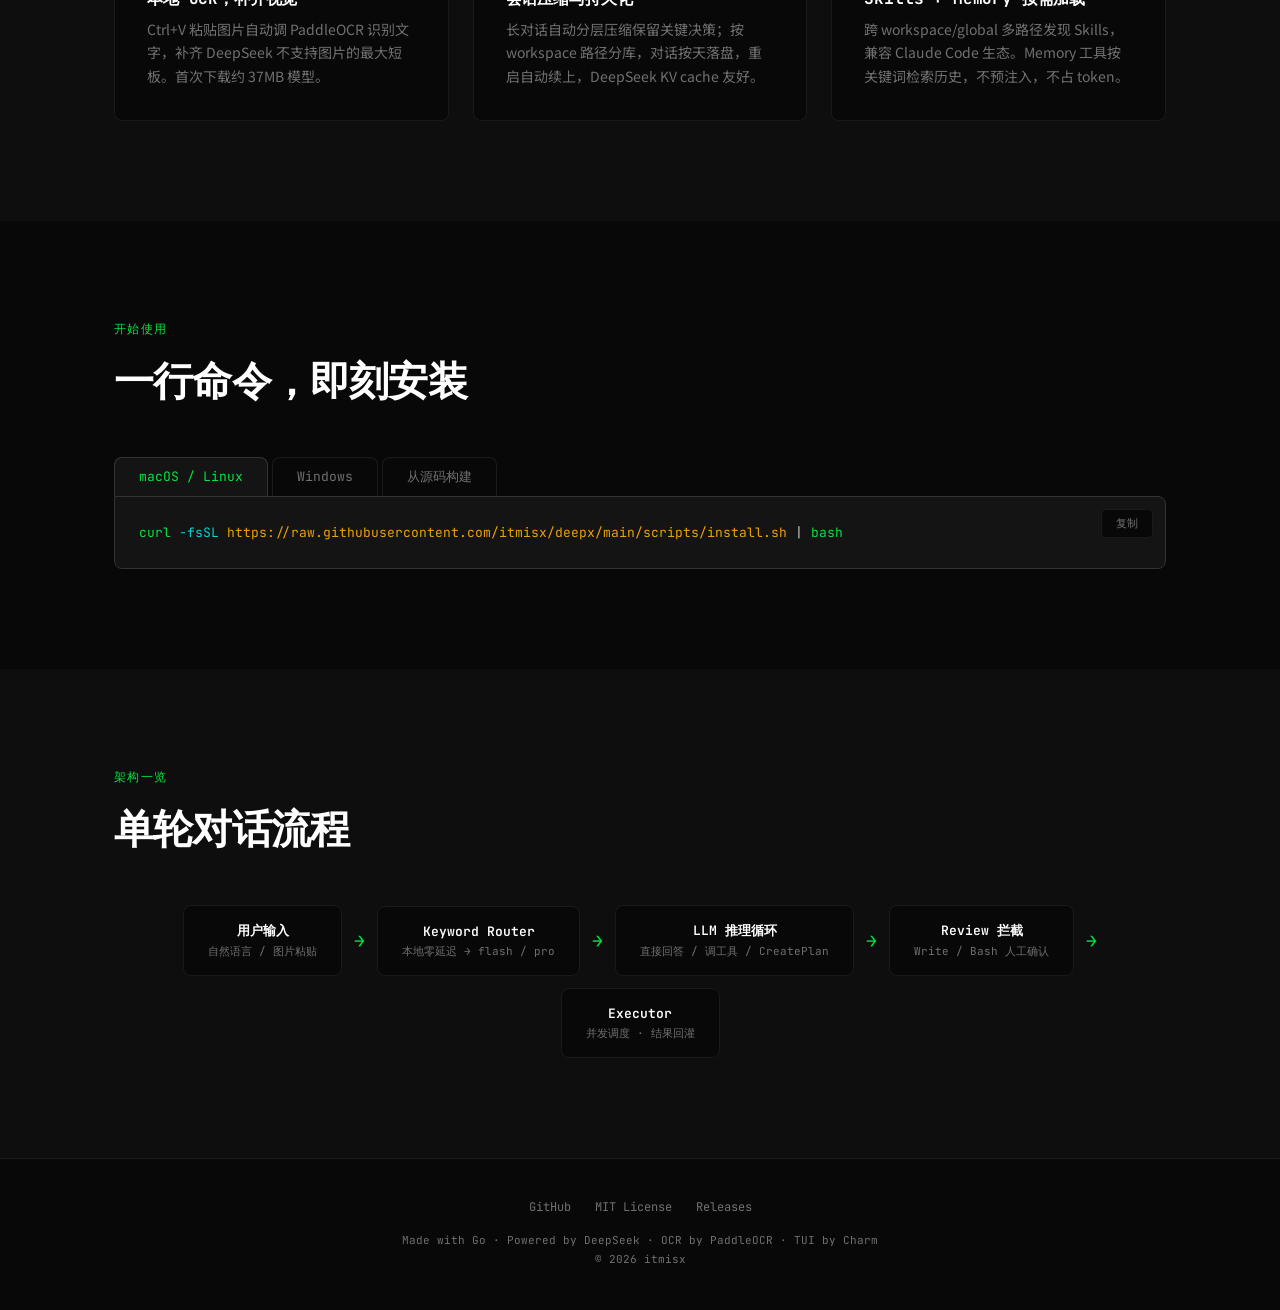
<file: assets/index.html>
<!DOCTYPE html>
<html lang="zh-CN">
<head>
<meta charset="UTF-8">
<meta name="viewport" content="width=device-width, initial-scale=1.0">
<title>DeepX — AI 代码助手，跑在你的终端里</title>
<meta name="description" content="DeepX 是 Go 写的 TUI AI 代码助手，跑在任何 OpenAI 兼容的 LLM 上，默认对接 DeepSeek。单二进制、纯键盘、聚焦中文用户。">
<link rel="preconnect" href="https://fonts.googleapis.com">
<link rel="preconnect" href="https://fonts.gstatic.com" crossorigin>
<link href="https://fonts.googleapis.com/css2?family=JetBrains+Mono:ital,wght@0,400;0,500;0,700;0,800;1,400&family=Noto+Sans+SC:wght@400;500;700&display=swap" rel="stylesheet">
<style>
  /* ── Reset & Vars ── */
  *,*::before,*::after{box-sizing:border-box;margin:0;padding:0}
  :root{
    --bg:#080808;
    --bg-card:#0e0e0e;
    --bg-elevated:#141414;
    --fg:#c8c8c8;
    --fg-dim:#707070;
    --green:#00e541;
    --green-dim:#00c037;
    --amber:#f0a000;
    --amber-dim:#c08000;
    --red:#ff4444;
    --cyan:#00d4d4;
    --border:#1a1a1a;
    --font-mono:'JetBrains Mono',monospace;
    --font-sans:'Noto Sans SC',system-ui,sans-serif;
    --max-w:1100px;
  }
  html{scroll-behavior:smooth;background:var(--bg);color:var(--fg);font-family:var(--font-sans);-webkit-font-smoothing:antialiased}
  body{min-height:100vh;overflow-x:hidden}

  /* ── Noise Overlay ── */
  body::before{
    content:'';position:fixed;inset:0;z-index:9999;pointer-events:none;
    opacity:.035;
    background-image:url("data:image/svg+xml,%3Csvg viewBox='0 0 256 256' xmlns='http://www.w3.org/2000/svg'%3E%3Cfilter id='n'%3E%3CfeTurbulence type='fractalNoise' baseFrequency='.8' numOctaves='4' stitchTiles='stitch'/%3E%3C/filter%3E%3Crect width='100%25' height='100%25' filter='url(%23n)'/%3E%3C/svg%3E");
  }

  /* ── Scanlines ── */
  .scanlines{
    position:fixed;inset:0;z-index:9998;pointer-events:none;
    background:repeating-linear-gradient(0deg,transparent,transparent 2px,rgba(0,0,0,.03) 2px,rgba(0,0,0,.03) 4px);
  }

  /* ── Layout ── */
  .container{max-width:var(--max-w);margin:0 auto;padding:0 24px}
  section{padding:100px 0;position:relative}

  /* ── Grid BG ── */
  .grid-bg{
    position:absolute;inset:0;overflow:hidden;pointer-events:none;z-index:0;
    opacity:.03;
    background-image:
      linear-gradient(rgba(255,255,255,.05) 1px,transparent 1px),
      linear-gradient(90deg,rgba(255,255,255,.05) 1px,transparent 1px);
    background-size:60px 60px;
  }

  /* ── Typography ── */
  h1,h2,h3,.mono{font-family:var(--font-mono)}
  h2{font-size:clamp(28px,4vw,40px);font-weight:700;letter-spacing:-.02em;margin-bottom:48px;color:#fff}
  h3{font-size:16px;font-weight:700;letter-spacing:-.01em;color:#fff;margin-bottom:8px}
  .section-label{
    font-family:var(--font-mono);font-size:12px;font-weight:500;
    color:var(--green);letter-spacing:.12em;text-transform:uppercase;
    margin-bottom:16px;display:block;
  }
  p{line-height:1.75;color:var(--fg-dim);font-size:15px}

  /* ── Hero ── */
  .hero{padding:120px 0 80px;text-align:center;position:relative;overflow:hidden}
  .hero .grid-bg{opacity:.04}
  .hero-badge{
    display:inline-flex;align-items:center;gap:8px;
    background:rgba(0,229,65,.08);border:1px solid rgba(0,229,65,.15);
    border-radius:100px;padding:6px 18px;font-family:var(--font-mono);
    font-size:12px;color:var(--green);margin-bottom:32px;
  }
  .hero-badge .dot{width:6px;height:6px;background:var(--green);border-radius:50%;animation:pulse-dot 2s infinite}
  @keyframes pulse-dot{0%,100%{opacity:1}50%{opacity:.3}}
  .hero h1{font-size:clamp(40px,7vw,72px);font-weight:800;letter-spacing:-.03em;color:#fff;line-height:1.1;margin-bottom:24px}
  .hero h1 .accent{color:var(--green)}
  .hero .tagline{
    font-family:var(--font-mono);font-size:clamp(14px,2vw,18px);
    color:var(--fg-dim);max-width:600px;margin:0 auto 48px;line-height:1.6;
  }
  .hero .tagline .cursor{
    display:inline-block;width:10px;height:1.2em;background:var(--green);
    vertical-align:text-bottom;margin-left:2px;animation:blink 1s step-end infinite;
  }
  @keyframes blink{0%,100%{opacity:1}50%{opacity:0}}

  /* ── Terminal Mockup ── */
  .term-wrap{max-width:700px;margin:0 auto;position:relative;z-index:1}
  .term{
    background:var(--bg-card);border:1px solid var(--border);border-radius:10px;
    overflow:hidden;text-align:left;box-shadow:0 20px 60px rgba(0,0,0,.5),
      0 0 0 1px rgba(255,255,255,.03) inset,0 0 80px rgba(0,229,65,.03);
  }
  .term-bar{
    display:flex;align-items:center;gap:6px;padding:14px 18px;
    background:rgba(255,255,255,.02);border-bottom:1px solid var(--border);
  }
  .term-bar span{width:12px;height:12px;border-radius:50%}
  .term-bar .t-red{background:var(--red)}
  .term-bar .t-amber{background:var(--amber)}
  .term-bar .t-green{background:var(--green)}
  .term-bar .t-title{
    flex:1;text-align:center;font-family:var(--font-mono);font-size:11px;
    color:var(--fg-dim);letter-spacing:.06em;margin-right:30px;
  }
  .term-body{padding:20px 22px;font-family:var(--font-mono);font-size:13px;line-height:1.7;overflow-x:auto}
  .term-body .line{white-space:pre;color:var(--fg-dim)}
  .term-body .line.prompt{color:var(--green)}
  .term-body .line.prompt::before{content:'$ ';color:var(--cyan)}
  .term-body .line.output{color:var(--fg);padding-left:0}
  .term-body .line .dim{color:var(--fg-dim)}
  .term-body .cursor-line{color:var(--green)}
  .term-body .cursor-line::after{content:'▊';display:inline-block;animation:blink 1s step-end infinite}

  /* ── Buttons ── */
  .btn{
    display:inline-flex;align-items:center;gap:8px;
    padding:12px 28px;border-radius:6px;font-family:var(--font-mono);
    font-size:14px;font-weight:600;text-decoration:none;cursor:pointer;
    transition:all .2s;border:1px solid transparent;
  }
  .btn-primary{background:var(--green);color:#000;border-color:var(--green)}
  .btn-primary:hover{background:var(--green-dim);border-color:var(--green-dim)}
  .btn-ghost{background:transparent;color:var(--fg);border-color:var(--border)}
  .btn-ghost:hover{background:var(--bg-elevated);border-color:#333}
  .hero-actions{display:flex;gap:12px;justify-content:center;flex-wrap:wrap;margin-bottom:60px}

  /* ── Features ── */
  .features{background:var(--bg-card);position:relative}
  .features-grid{
    display:grid;grid-template-columns:repeat(auto-fit,minmax(300px,1fr));
    gap:24px;position:relative;z-index:1;
  }
  .feat-card{
    background:var(--bg);border:1px solid var(--border);border-radius:8px;
    padding:32px;transition:border-color .3s,transform .3s;
    position:relative;overflow:hidden;
  }
  .feat-card:hover{border-color:#333;transform:translateY(-2px)}
  .feat-card::before{
    content:'';position:absolute;top:0;left:0;width:100%;height:1px;
    background:linear-gradient(90deg,transparent,var(--green),transparent);
    opacity:0;transition:opacity .3s;
  }
  .feat-card:hover::before{opacity:1}
  .feat-icon{
    font-size:28px;margin-bottom:16px;display:block;
    width:48px;height:48px;display:flex;align-items:center;justify-content:center;
    background:rgba(0,229,65,.06);border-radius:8px;
  }
  .feat-card p{font-size:14px;line-height:1.65}

  /* ── Install ── */
  .install-tabs{display:flex;gap:4px;margin-bottom:0;flex-wrap:wrap;position:relative;z-index:1}
  .install-tab{
    padding:10px 24px;font-family:var(--font-mono);font-size:13px;
    cursor:pointer;border:1px solid var(--border);border-bottom:none;
    border-radius:8px 8px 0 0;background:var(--bg);color:var(--fg-dim);
    transition:all .2s;
  }
  .install-tab.active{background:var(--bg-elevated);color:var(--green);border-color:#333 #333 var(--bg-elevated)}
  .install-tab:hover:not(.active){color:var(--fg)}
  .code-block{
    background:var(--bg-elevated);border:1px solid #333;border-radius:0 8px 8px 8px;
    padding:24px;font-family:var(--font-mono);font-size:13px;line-height:1.8;
    position:relative;overflow-x:auto;display:none;z-index:1;
  }
  .code-block.active{display:block}
  .code-block .c1{color:var(--green)}
  .code-block .c2{color:var(--cyan)}
  .code-block .c3{color:var(--amber)}
  .code-block .comment{color:var(--fg-dim)}
  .copy-btn{
    position:absolute;top:12px;right:12px;padding:6px 14px;
    font-family:var(--font-mono);font-size:11px;background:var(--bg);
    border:1px solid var(--border);color:var(--fg-dim);border-radius:4px;
    cursor:pointer;transition:all .2s;
  }
  .copy-btn:hover{color:var(--green);border-color:var(--green)}

  /* ── Architecture ── */
  .arch-flow{
    display:flex;align-items:center;justify-content:center;flex-wrap:wrap;
    gap:12px;position:relative;z-index:1;font-family:var(--font-mono);font-size:12px;
  }
  .arch-node{
    padding:16px 24px;border:1px solid var(--border);border-radius:8px;
    background:var(--bg);text-align:center;white-space:nowrap;
    transition:border-color .3s;
  }
  .arch-node:hover{border-color:var(--green)}
  .arch-node .n-title{color:#fff;font-weight:600;font-size:13px;margin-bottom:4px}
  .arch-node .n-sub{color:var(--fg-dim);font-size:11px}
  .arch-arrow{color:var(--green);font-size:18px;font-weight:700}

  /* ── Footer ── */
  footer{
    border-top:1px solid var(--border);padding:40px 0;
    text-align:center;font-family:var(--font-mono);font-size:12px;color:var(--fg-dim);
  }
  footer a{color:var(--fg-dim);text-decoration:none;transition:color .2s}
  footer a:hover{color:var(--green)}
  footer .footer-links{display:flex;gap:24px;justify-content:center;flex-wrap:wrap;margin-bottom:16px}

  /* ── Reveal Animations ── */
  .reveal{opacity:0;transform:translateY(30px);transition:opacity .6s ease,transform .6s ease}
  .reveal.visible{opacity:1;transform:translateY(0)}
  .reveal-d1{transition-delay:.1s}
  .reveal-d2{transition-delay:.2s}
  .reveal-d3{transition-delay:.3s}
  .reveal-d4{transition-delay:.4s}
  .reveal-d5{transition-delay:.5s}
  .reveal-d6{transition-delay:.6s}

  /* ── Responsive ── */
  @media(max-width:768px){
    section{padding:60px 0}
    .hero{padding:80px 0 60px}
    .hero h1{font-size:36px}
    .term-body{font-size:11px;padding:16px}
    .arch-flow{flex-direction:column;gap:8px}
    .arch-arrow{transform:rotate(90deg)}
    .features-grid{grid-template-columns:1fr}
  }

  /* ── Green glow utility ── */
  .glow{text-shadow:0 0 20px rgba(0,229,65,.3)}
</style>
</head>
<body>
<div class="scanlines"></div>

<!-- ═══════════ HERO ═══════════ -->
<section class="hero">
  <div class="grid-bg"></div>
  <div class="container">
    <div class="hero-badge reveal">
      <span class="dot"></span> v1.0 · 开源免费
    </div>
    <h1 class="reveal reveal-d1">
      <span class="accent glow">DeepX</span> —<br>AI 代码助手<br>跑在你的终端里
    </h1>
    <p class="tagline reveal reveal-d2">
      Go 写的 TUI，跑在任何 OpenAI 兼容的 LLM 上，默认对接 DeepSeek。<br>
      单二进制 · 纯键盘 · 聚焦中文用户 · 强调 token 经济<span class="cursor"></span>
    </p>
    <div class="hero-actions reveal reveal-d3">
      <a href="#install" class="btn btn-primary">快速安装</a>
      <a href="https://github.com/itmisx/deepx" class="btn btn-ghost" target="_blank">GitHub →</a>
    </div>

    <!-- Terminal Mockup -->
    <div class="term-wrap reveal reveal-d4">
      <div class="term">
        <div class="term-bar">
          <span class="t-red"></span><span class="t-amber"></span><span class="t-green"></span>
          <span class="t-title">Terminal — deepx</span>
        </div>
        <div class="term-body">
          <div class="line prompt"><span class="dim">cd ~/my-project</span></div>
          <div class="line prompt">deepx</div>
          <div class="line output"><span class="dim">deepx dev (commit abc1234, built 2026-01-15)</span></div>
          <div class="line output">[系统通知] 当前模式: review, 模型: flash</div>
          <div class="line output">&nbsp;</div>
          <div class="line output"><span class="dim"># 输入你的需求，deepx 开始工作</span></div>
          <div class="line cursor-line">你好，有什么可以帮你的？</div>
        </div>
      </div>
    </div>
  </div>
</section>

<!-- ═══════════ FEATURES ═══════════ -->
<section class="features">
  <div class="grid-bg"></div>
  <div class="container">
    <span class="section-label reveal">为什么选择 DeepX</span>
    <h2 class="reveal reveal-d1">六大核心能力</h2>
    <div class="features-grid">

      <div class="feat-card reveal reveal-d1">
        <div class="feat-icon">⚡</div>
        <h3>双模型智能路由</h3>
        <p>flash 起手处理机械单步，关键词命中或任务超阈值时自动升 pro。本地路由，零 LLM 调用延迟，最大化 token 经济。</p>
      </div>

      <div class="feat-card reveal reveal-d2">
        <div class="feat-icon">🔀</div>
        <h3>Plan DAG 并行调度</h3>
        <p>LLM 主动拆解复杂任务为 DAG，deepx 按依赖关系并发执行多个子 agent，每个节点独立选择 flash 或 pro 模型。</p>
      </div>

      <div class="feat-card reveal reveal-d3">
        <div class="feat-icon">🛡️</div>
        <h3>审核模式，安全可控</h3>
        <p>默认 review 模式：Write / Update / Bash 需人工确认。一键 /auto 切换全自动，/plan 切只读。你的代码你做主。</p>
      </div>

      <div class="feat-card reveal reveal-d4">
        <div class="feat-icon">📷</div>
        <h3>本地 OCR，补齐视觉</h3>
        <p>Ctrl+V 粘贴图片自动调 PaddleOCR 识别文字，补齐 DeepSeek 不支持图片的最大短板。首次下载约 37MB 模型。</p>
      </div>

      <div class="feat-card reveal reveal-d5">
        <div class="feat-icon">💬</div>
        <h3>会话压缩与持久化</h3>
        <p>长对话自动分层压缩保留关键决策；按 workspace 路径分库，对话按天落盘，重启自动续上，DeepSeek KV cache 友好。</p>
      </div>

      <div class="feat-card reveal reveal-d6">
        <div class="feat-icon">🔧</div>
        <h3>Skills + Memory 按需加载</h3>
        <p>跨 workspace/global 多路径发现 Skills，兼容 Claude Code 生态。Memory 工具按关键词检索历史，不预注入，不占 token。</p>
      </div>

    </div>
  </div>
</section>

<!-- ═══════════ INSTALL ═══════════ -->
<section id="install">
  <div class="container">
    <span class="section-label reveal">开始使用</span>
    <h2 class="reveal reveal-d1">一行命令，即刻安装</h2>

    <div class="install-tabs reveal reveal-d2">
      <button class="install-tab active" data-tab="tab-mac">macOS / Linux</button>
      <button class="install-tab" data-tab="tab-win">Windows</button>
      <button class="install-tab" data-tab="tab-src">从源码构建</button>
    </div>

    <div class="code-block active reveal reveal-d3" id="tab-mac">
      <button class="copy-btn" data-copy="curl -fsSL https://raw.githubusercontent.com/itmisx/deepx/main/scripts/install.sh | bash">复制</button>
      <span class="c1">curl</span> <span class="c2">-fsSL</span> <span class="c3">https://raw.githubusercontent.com/itmisx/deepx/main/scripts/install.sh</span> | <span class="c1">bash</span>
    </div>

    <div class="code-block reveal reveal-d3" id="tab-win">
      <button class="copy-btn" data-copy="irm https://raw.githubusercontent.com/itmisx/deepx/main/scripts/install.ps1 | iex">复制</button>
      <span class="c1">irm</span> <span class="c3">https://raw.githubusercontent.com/itmisx/deepx/main/scripts/install.ps1</span> | <span class="c1">iex</span>
    </div>

    <div class="code-block reveal reveal-d3" id="tab-src">
      <button class="copy-btn" data-copy="git clone https://github.com/itmisx/deepx.git && cd deepx && go build .">复制</button>
      <span class="c1">git</span> clone <span class="c3">https://github.com/itmisx/deepx.git</span><br>
      <span class="c1">cd</span> deepx<br>
      <span class="c1">go</span> build . <span class="comment"># 需要 Go 1.25+，Windows 产物为 deepx.exe</span>
    </div>
  </div>
</section>

<!-- ═══════════ ARCHITECTURE ═══════════ -->
<section style="background:var(--bg-card)">
  <div class="grid-bg"></div>
  <div class="container">
    <span class="section-label reveal">架构一览</span>
    <h2 class="reveal reveal-d1">单轮对话流程</h2>
    <div class="arch-flow reveal reveal-d2">
      <div class="arch-node">
        <div class="n-title">用户输入</div>
        <div class="n-sub">自然语言 / 图片粘贴</div>
      </div>
      <span class="arch-arrow">→</span>
      <div class="arch-node">
        <div class="n-title">Keyword Router</div>
        <div class="n-sub">本地零延迟 → flash / pro</div>
      </div>
      <span class="arch-arrow">→</span>
      <div class="arch-node">
        <div class="n-title">LLM 推理循环</div>
        <div class="n-sub">直接回答 / 调工具 / CreatePlan</div>
      </div>
      <span class="arch-arrow">→</span>
      <div class="arch-node">
        <div class="n-title">Review 拦截</div>
        <div class="n-sub">Write / Bash 人工确认</div>
      </div>
      <span class="arch-arrow">→</span>
      <div class="arch-node">
        <div class="n-title">Executor</div>
        <div class="n-sub">并发调度 · 结果回灌</div>
      </div>
    </div>
  </div>
</section>

<!-- ═══════════ FOOTER ═══════════ -->
<footer>
  <div class="container">
    <div class="footer-links">
      <a href="https://github.com/itmisx/deepx" target="_blank">GitHub</a>
      <a href="https://github.com/itmisx/deepx/blob/main/LICENSE" target="_blank">MIT License</a>
      <a href="https://github.com/itmisx/deepx/releases" target="_blank">Releases</a>
    </div>
    <p style="font-size:11px;color:var(--fg-dim)">
      Made with Go · Powered by DeepSeek · OCR by PaddleOCR · TUI by Charm<br>
      &copy; 2026 itmisx
    </p>
  </div>
</footer>

<script>
  // ── Tab switching ──
  document.querySelectorAll('.install-tab').forEach(tab => {
    tab.addEventListener('click', () => {
      document.querySelectorAll('.install-tab').forEach(t => t.classList.remove('active'));
      document.querySelectorAll('.code-block').forEach(b => b.classList.remove('active'));
      tab.classList.add('active');
      document.getElementById(tab.dataset.tab).classList.add('active');
    });
  });

  // ── Copy button ──
  document.querySelectorAll('.copy-btn').forEach(btn => {
    btn.addEventListener('click', () => {
      const text = btn.dataset.copy;
      navigator.clipboard.writeText(text).then(() => {
        const orig = btn.textContent;
        btn.textContent = '已复制!';
        btn.style.color = 'var(--green)';
        btn.style.borderColor = 'var(--green)';
        setTimeout(() => { btn.textContent = orig; btn.style.color = ''; btn.style.borderColor = ''; }, 1500);
      });
    });
  });

  // ── Scroll reveal ──
  const observer = new IntersectionObserver((entries) => {
    entries.forEach(entry => {
      if (entry.isIntersecting) {
        entry.target.classList.add('visible');
      }
    });
  }, { threshold: 0.15, rootMargin: '0px 0px -40px 0px' });

  document.querySelectorAll('.reveal').forEach(el => observer.observe(el));

  // Trigger initial visible elements immediately
  setTimeout(() => {
    document.querySelectorAll('.reveal').forEach(el => {
      const rect = el.getBoundingClientRect();
      if (rect.top < window.innerHeight) el.classList.add('visible');
    });
  }, 100);
</script>
</body>
</html>
</file>
